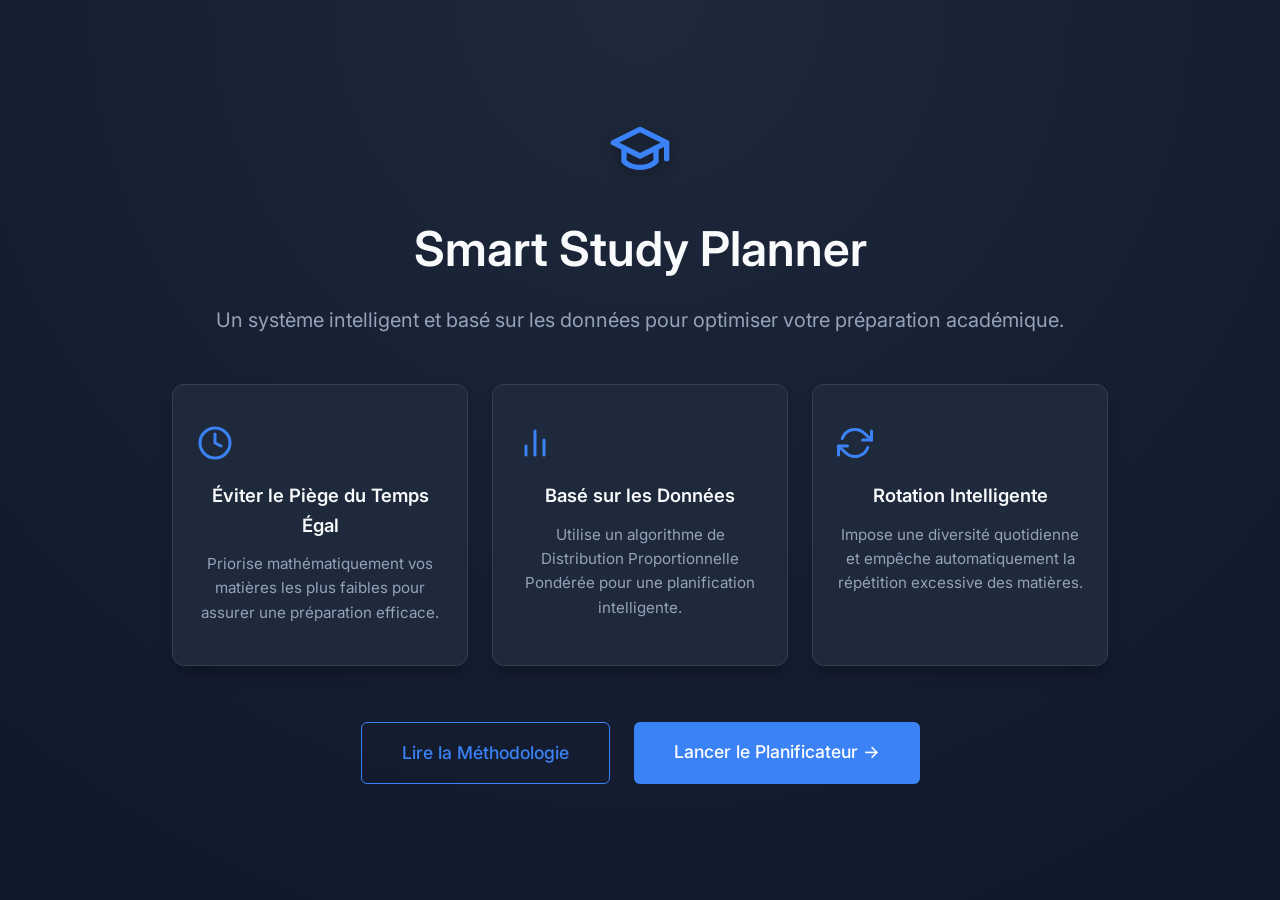
<file: frontend/index.html>
<!DOCTYPE html>
<html lang="fr">
<head>
    <meta charset="UTF-8">
    <meta name="viewport" content="width=device-width, initial-scale=1.0">
    <title>Smart Study Planner | Accueil</title>
    <link rel="stylesheet" href="style.css">
    <link href="https://fonts.googleapis.com/css2?family=Inter:wght@400;500;600&display=swap" rel="stylesheet">
</head>
<body class="landing-body">
    <div class="landing-container">
        <header class="landing-header">
            <svg class="main-logo-svg" viewBox="0 0 24 24" fill="none" stroke="currentColor" stroke-width="2" stroke-linecap="round" stroke-linejoin="round"><path d="M22 10v6M2 10l10-5 10 5-10 5z"></path><path d="M6 12v5c3 3 9 3 12 0v-5"></path></svg>
            <h1>Smart Study Planner</h1>
            <p class="landing-subtitle">Un système intelligent et basé sur les données pour optimiser votre préparation académique.</p>
        </header>
        
        <div class="features-grid">
            <div class="feature-card">
                <svg class="feature-icon-svg" viewBox="0 0 24 24" fill="none" stroke="currentColor" stroke-width="2" stroke-linecap="round" stroke-linejoin="round"><circle cx="12" cy="12" r="10"></circle><polyline points="12 6 12 12 16 14"></polyline></svg>
                <h3>Éviter le Piège du Temps Égal</h3>
                <p>Priorise mathématiquement vos matières les plus faibles pour assurer une préparation efficace.</p>
            </div>
            <div class="feature-card">
                <svg class="feature-icon-svg" viewBox="0 0 24 24" fill="none" stroke="currentColor" stroke-width="2" stroke-linecap="round" stroke-linejoin="round"><line x1="18" y1="20" x2="18" y2="10"></line><line x1="12" y1="20" x2="12" y2="4"></line><line x1="6" y1="20" x2="6" y2="14"></line></svg>
                <h3>Basé sur les Données</h3>
                <p>Utilise un algorithme de Distribution Proportionnelle Pondérée pour une planification intelligente.</p>
            </div>
            <div class="feature-card">
                <svg class="feature-icon-svg" viewBox="0 0 24 24" fill="none" stroke="currentColor" stroke-width="2" stroke-linecap="round" stroke-linejoin="round"><polyline points="23 4 23 10 17 10"></polyline><polyline points="1 20 1 14 7 14"></polyline><path d="M3.51 9a9 9 0 0 1 14.85-3.36L23 10M1 14l4.64 4.36A9 9 0 0 0 20.49 15"></path></svg>
                <h3>Rotation Intelligente</h3>
                <p>Impose une diversité quotidienne et empêche automatiquement la répétition excessive des matières.</p>
            </div>
        </div>

        <div class="landing-actions">
            <a href="methodology.html" class="btn-outline">Lire la Méthodologie</a>
            <a href="planner.html" class="btn-solid">Lancer le Planificateur →</a>
        </div>
    </div>
</body>
</html>
</file>
<file: frontend/style.css>
:root {
    --primary: #3b82f6;
    --primary-hover: #2563eb;
    --bg: #0f172a;
    --card-bg: #1e293b;
    --text: #f8fafc;
    --text-dim: #94a3b8;
    --border: #334155;
    --accent: #38bdf8;
    --error: #f87171;
}

* {
    margin: 0;
    padding: 0;
    box-sizing: border-box;
}

body {
    font-family: 'Inter', -apple-system, BlinkMacSystemFont, sans-serif;
    background-color: var(--bg);
    color: var(--text);
    line-height: 1.6;
    min-height: 100vh;
}

/* Landing Page Styles */
.landing-body {
    display: flex;
    align-items: center;
    justify-content: center;
    text-align: center;
    background: radial-gradient(circle at top, #1e293b 0%, #0f172a 100%);
    min-height: 100vh;
}

.landing-container {
    max-width: 1000px;
    padding: 4rem 2rem;
}

.main-logo-svg {
    width: 64px;
    height: 64px;
    stroke: var(--primary);
    margin-bottom: 1.5rem;
    filter: drop-shadow(0 4px 6px rgba(0,0,0,0.3));
}

.landing-header h1 {
    font-size: 3rem;
    color: var(--text);
    margin-bottom: 1rem;
    font-weight: 600;
}

.landing-subtitle {
    font-size: 1.25rem;
    color: var(--text-dim);
    margin-bottom: 2.5rem;
}

.features-grid {
    display: grid;
    grid-template-columns: repeat(3, 1fr);
    gap: 1.5rem;
    margin-bottom: 3.5rem;
}

.feature-card {
    background: var(--card-bg);
    padding: 2.5rem 1.5rem;
    border-radius: 12px;
    border: 1px solid var(--border);
    box-shadow: 0 10px 15px -3px rgba(0, 0, 0, 0.3);
    transition: transform 0.2s ease, border-color 0.2s ease;
}

.feature-card:hover {
    transform: translateY(-5px);
    border-color: var(--primary);
}

.feature-icon-svg {
    width: 36px;
    height: 36px;
    stroke: var(--primary);
    margin-bottom: 1.25rem;
    display: block;
}

.feature-card h3 {
    font-size: 1.15rem;
    margin-bottom: 0.75rem;
    color: var(--text);
}

.feature-card p {
    font-size: 0.95rem;
    color: var(--text-dim);
    line-height: 1.6;
}

.landing-actions {
    display: flex;
    gap: 1.5rem;
    justify-content: center;
    margin-top: 1rem;
}
.landing-actions .btn-solid,
.landing-actions .btn-outline {
    padding: 1rem 2.5rem;
    font-size: 1.1rem;
}

/* Common Styles */
.container {
    max-width: 1000px;
    margin: 0 auto;
    padding: 2rem;
}

.navbar {
    padding: 1.5rem 2rem;
    background: var(--card-bg);
    border-bottom: 1px solid var(--border);
}

.nav-link {
    color: var(--primary);
    text-decoration: none;
    font-weight: 500;
}

header {
    margin-bottom: 3rem;
}

h1 {
    font-size: 2.2rem;
    color: var(--text);
    margin-bottom: 0.5rem;
}

.subtitle {
    color: var(--text-dim);
    font-size: 1.1rem;
}

.card {
    background: var(--card-bg);
    border: 1px solid var(--border);
    border-radius: 8px;
    padding: 2.5rem;
    margin-bottom: 2rem;
    box-shadow: 0 4px 6px -1px rgba(0, 0, 0, 0.3);
}

h2, h3 {
    color: var(--text);
    margin-bottom: 1.5rem;
    font-weight: 600;
}

.form-grid {
    display: grid;
    grid-template-columns: 1fr 1fr;
    gap: 2rem;
    margin-bottom: 2rem;
}

.form-group {
    display: flex;
    flex-direction: column;
}

label {
    margin-bottom: 0.5rem;
    font-weight: 500;
    color: var(--text);
    font-size: 0.95rem;
}

input, select {
    padding: 0.75rem 1rem;
    background: #0f172a;
    border: 1px solid var(--border);
    border-radius: 6px;
    color: var(--text);
    font-size: 1rem;
    font-family: inherit;
    min-width: 0;
}

input:focus, select:focus {
    outline: none;
    border-color: var(--primary);
    box-shadow: 0 0 0 3px rgba(59, 130, 246, 0.2);
}

.subject-row {
    display: grid;
    grid-template-columns: 2fr 2fr 3fr auto;
    gap: 1rem;
    margin-bottom: 1rem;
    align-items: center;
}

.actions {
    display: flex;
    gap: 1rem;
    margin-top: 2.5rem;
}

.btn-solid {
    background: var(--primary);
    color: white;
    border: none;
    padding: 0.75rem 1.5rem;
    border-radius: 6px;
    font-weight: 500;
    cursor: pointer;
    text-decoration: none;
    font-size: 1rem;
    display: inline-block;
}

.btn-solid:hover {
    background: var(--primary-hover);
}

.btn-outline {
    background: transparent;
    color: var(--primary);
    border: 1px solid var(--primary);
    padding: 0.75rem 1.5rem;
    border-radius: 6px;
    font-weight: 500;
    cursor: pointer;
    text-decoration: none;
    font-size: 1rem;
    display: inline-block;
}

.btn-outline:hover {
    background: rgba(59, 130, 246, 0.1);
}

.btn-remove {
    background: transparent;
    color: var(--error);
    border: 1px solid var(--error);
    padding: 0.75rem 1rem;
    border-radius: 6px;
    cursor: pointer;
    font-size: 0.9rem;
}

.btn-remove:hover {
    background: rgba(248, 113, 113, 0.1);
}

.btn-text {
    background: rgba(59, 130, 246, 0.1);
    border: 1px solid rgba(59, 130, 246, 0.2);
    padding: 0.5rem 1rem;
    border-radius: 6px;
    color: var(--primary);
    cursor: pointer;
    font-weight: 500;
    font-size: 0.95rem;
    transition: background 0.2s;
}
.btn-text:hover {
    background: rgba(59, 130, 246, 0.2);
}

.hidden { display: none; }

.section-header {
    display: flex;
    justify-content: space-between;
    align-items: center;
    margin-bottom: 1.5rem;
    border-bottom: 1px solid var(--border);
    padding-bottom: 1rem;
}

.schedule-grid {
    display: grid;
    grid-template-columns: repeat(auto-fill, minmax(300px, 1fr));
    gap: 1.5rem;
}

.day-card {
    background: var(--card-bg);
    border: 1px solid var(--border);
    border-radius: 8px;
    padding: 1.5rem;
    box-shadow: 0 4px 6px -1px rgba(0, 0, 0, 0.3);
}

.day-card h4 {
    color: var(--primary);
    margin-bottom: 1.25rem;
    font-size: 1.2rem;
    border-bottom: 1px solid var(--border);
    padding-bottom: 0.75rem;
    text-transform: uppercase;
    letter-spacing: 0.05em;
}

.task-item {
    display: flex;
    justify-content: space-between;
    align-items: flex-start;
    margin-bottom: 1rem;
    padding-bottom: 1rem;
    border-bottom: 1px solid var(--border);
}
.task-item:last-child {
    border-bottom: none;
    margin-bottom: 0;
    padding-bottom: 0;
}

.task-info {
    display: flex;
    flex-direction: column;
}

.task-item .name {
    font-weight: 600;
    color: var(--text);
    margin-bottom: 0.25rem;
}

.task-item .topic {
    font-size: 0.85rem;
    color: var(--accent);
    background: rgba(56, 189, 248, 0.1);
    padding: 0.15rem 0.5rem;
    border-radius: 4px;
    display: inline-block;
}

.task-item .hours {
    color: var(--primary);
    font-weight: 700;
    font-size: 1.1rem;
}

/* Charts */
.charts-container {
    display: grid;
    grid-template-columns: 1fr 2fr;
    gap: 2rem;
    margin-bottom: 2rem;
}

.chart-card {
    background: var(--card-bg);
    border: 1px solid var(--border);
    border-radius: 8px;
    padding: 1.5rem;
    box-shadow: 0 4px 6px -1px rgba(0, 0, 0, 0.3);
}

.methodology-content h3 {
    font-size: 1.25rem;
    margin: 2rem 0 1rem 0;
    color: var(--text);
}

.methodology-content p {
    color: var(--text-dim);
    margin-bottom: 1rem;
}

@media (max-width: 768px) {
    .charts-container {
        grid-template-columns: 1fr;
    }
    .form-grid {
        grid-template-columns: 1fr;
    }
    .subject-row {
        grid-template-columns: 1fr;
    }
    .landing-actions {
        flex-direction: column;
    }
    .features-grid {
        grid-template-columns: 1fr;
    }
}

/* Print specific styles */
@media print {
    body {
        background: white !important;
        color: black !important;
    }
    .no-print {
        display: none !important;
    }
    .print-header {
        border-bottom: 2px solid black !important;
    }
    .print-header h2 {
        color: black !important;
    }
    #schedule-output {
        display: block !important;
    }
    .schedule-grid {
        display: block !important;
    }
    .day-card {
        background: white !important;
        border: 2px solid #333 !important;
        box-shadow: none !important;
        break-inside: avoid;
        margin-bottom: 2rem;
        padding: 2rem !important;
    }
    .day-card h4 {
        color: black !important;
        border-bottom: 2px solid #ccc !important;
        font-size: 1.5rem !important;
    }
    .task-item {
        border-bottom: 1px solid #eee !important;
    }
    .task-item .name {
        color: black !important;
    }
    .task-item .topic {
        background: transparent !important;
        border: 1px solid #ccc !important;
        color: #555 !important;
    }
    .task-item .hours {
        color: black !important;
    }
}
</file>
